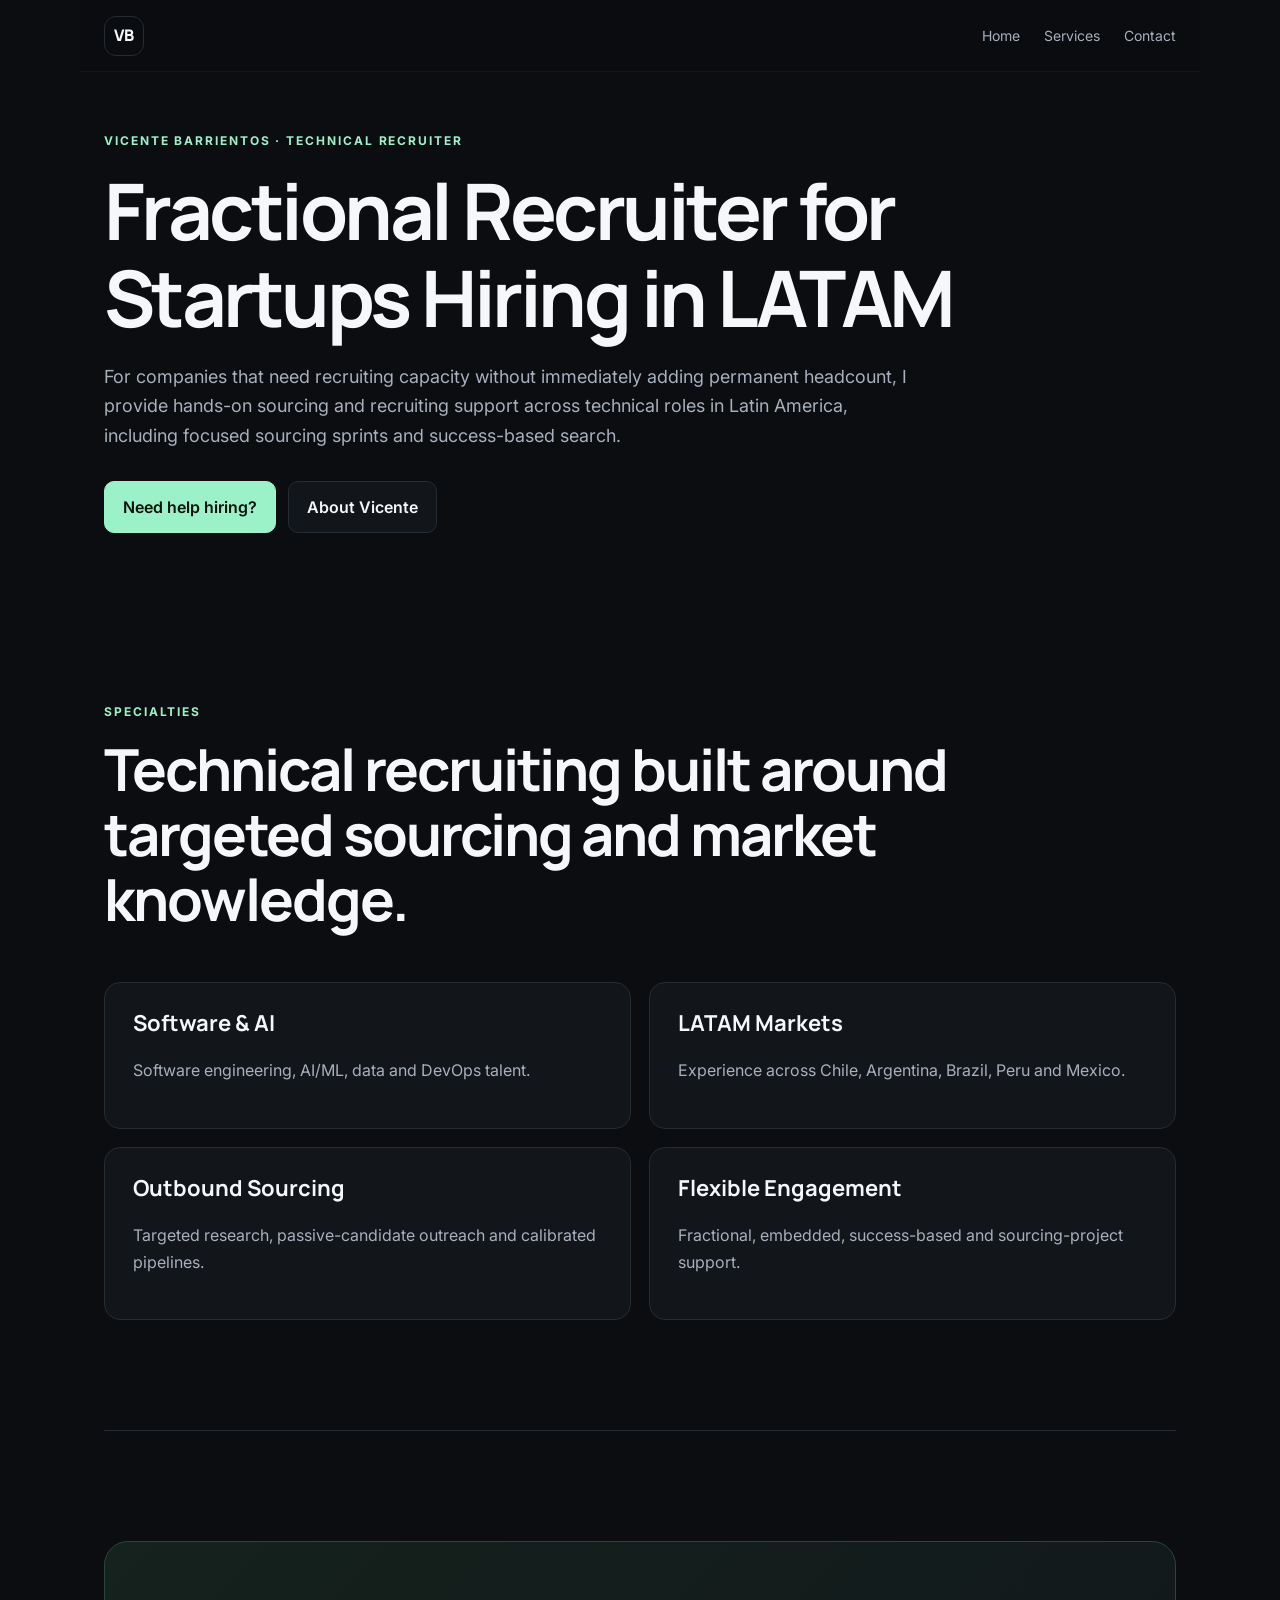
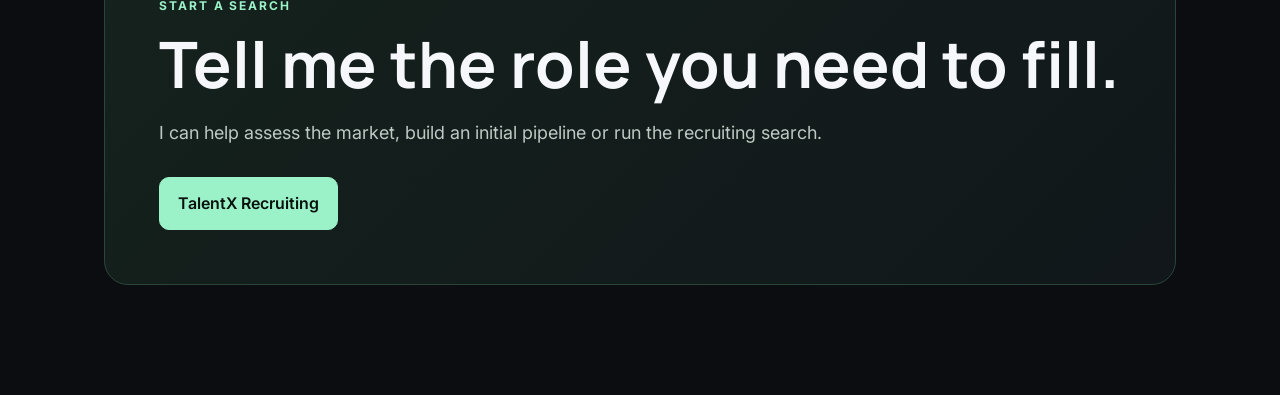
<file: fractional-recruiter/index.html>
<!doctype html>
<html lang="en">
<head>
<meta charset="utf-8"><meta name="viewport" content="width=device-width, initial-scale=1">
<title>Fractional Recruiter for Startups | Vicente Barrientos</title>
<meta name="description" content="Fractional and embedded technical recruiting for startups hiring across LATAM.">
<meta name="keywords" content="Fractional Recruiter, Embedded Recruiter, Startup Recruiter, LATAM recruiting services">
<link rel="canonical" href="https://vicentebarrientos.github.io/fractional-recruiter/">
<link rel="stylesheet" href="/styles.css">
</head>
<body>
<header class="nav"><a class="brand" href="/">VB</a><nav><a href="/">Home</a><a href="/#services">Services</a><a href="/#contact">Contact</a></nav></header>
<main>
<section class="hero" style="grid-template-columns:1fr;min-height:520px">
<div class="hero-copy"><div class="eyebrow">VICENTE BARRIENTOS · TECHNICAL RECRUITER</div>
<h1 style="font-size:clamp(44px,7vw,78px)">Fractional Recruiter for Startups Hiring in LATAM</h1>
<p class="lead" style="max-width:820px">For companies that need recruiting capacity without immediately adding permanent headcount, I provide hands-on sourcing and recruiting support across technical roles in Latin America, including focused sourcing sprints and success-based search.</p>
<div class="actions"><a class="button primary" href="https://talentxrecruiting.com">Need help hiring?</a><a class="button" href="/">About Vicente</a></div>
</div></section>
<section class="section"><div class="section-label">SPECIALTIES</div><h2>Technical recruiting built around targeted sourcing and market knowledge.</h2>
<div class="cards"><article><h3>Software & AI</h3><p>Software engineering, AI/ML, data and DevOps talent.</p></article>
<article><h3>LATAM Markets</h3><p>Experience across Chile, Argentina, Brazil, Peru and Mexico.</p></article>
<article><h3>Outbound Sourcing</h3><p>Targeted research, passive-candidate outreach and calibrated pipelines.</p></article>
<article><h3>Flexible Engagement</h3><p>Fractional, embedded, success-based and sourcing-project support.</p></article></div></section>
<section class="cta"><div class="section-label">START A SEARCH</div><h2>Tell me the role you need to fill.</h2><p>I can help assess the market, build an initial pipeline or run the recruiting search.</p><div class="actions"><a class="button primary" href="https://talentxrecruiting.com">TalentX Recruiting</a></div></section>
</main></body></html>
</file>
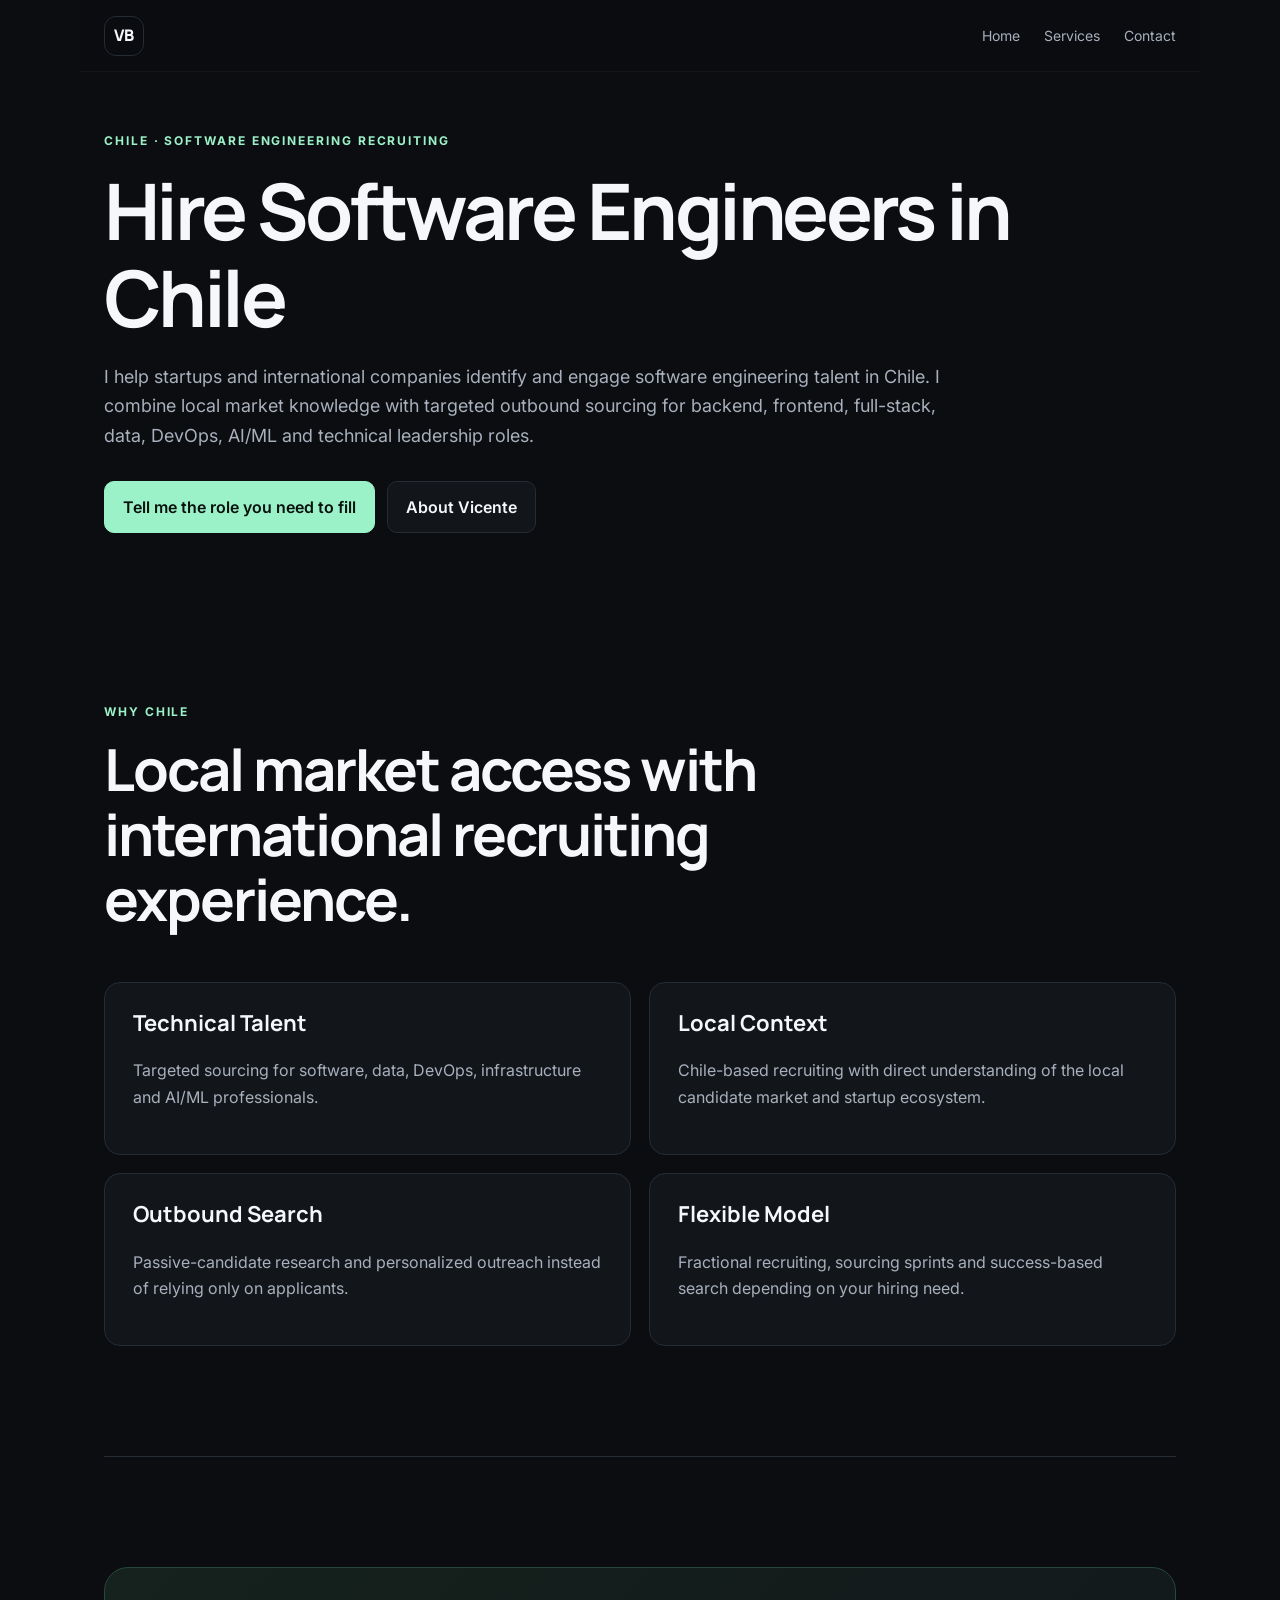
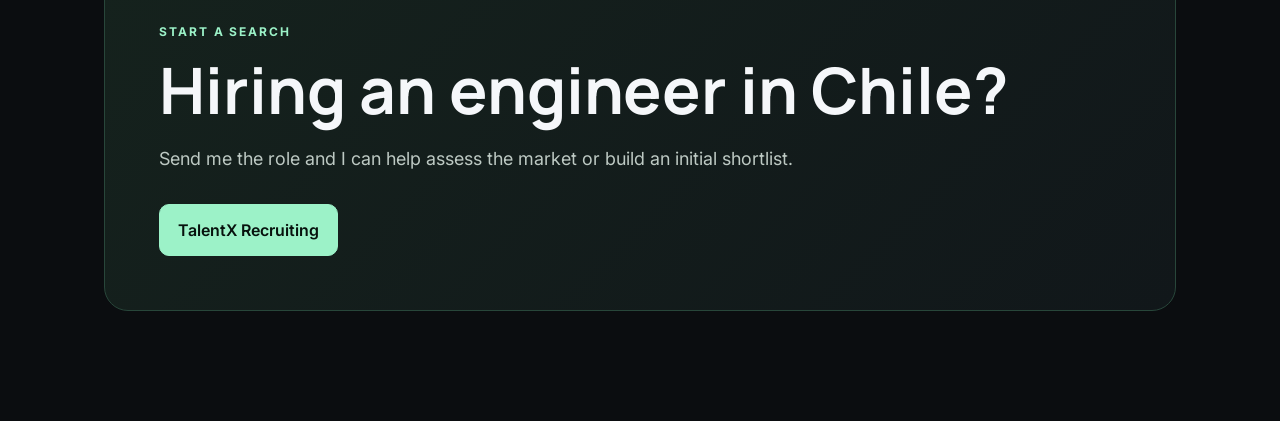
<file: hire-software-engineers-chile/index.html>
<!doctype html>
<html lang="en">
<head>
<meta charset="utf-8"><meta name="viewport" content="width=device-width, initial-scale=1">
<title>Hire Software Engineers in Chile | Vicente Barrientos</title>
<meta name="description" content="Hire software engineers in Chile with a Chile-based technical recruiter experienced in startup, AI/ML, data, DevOps and software engineering searches across LATAM.">
<meta name="keywords" content="hire software engineers Chile, software developers Chile, technical recruiter Chile, hire developers Chile, engineering recruitment Chile">
<link rel="canonical" href="https://vicentebarrientos.github.io/hire-software-engineers-chile/">
<link rel="stylesheet" href="/styles.css">
</head>
<body>
<header class="nav"><a class="brand" href="/">VB</a><nav><a href="/">Home</a><a href="/#services">Services</a><a href="/#contact">Contact</a></nav></header>
<main>
<section class="hero" style="grid-template-columns:1fr;min-height:520px"><div class="hero-copy"><div class="eyebrow">CHILE · SOFTWARE ENGINEERING RECRUITING</div><h1 style="font-size:clamp(44px,7vw,78px)">Hire Software Engineers in Chile</h1><p class="lead" style="max-width:850px">I help startups and international companies identify and engage software engineering talent in Chile. I combine local market knowledge with targeted outbound sourcing for backend, frontend, full-stack, data, DevOps, AI/ML and technical leadership roles.</p><div class="actions"><a class="button primary" href="https://talentxrecruiting.com">Tell me the role you need to fill</a><a class="button" href="/">About Vicente</a></div></div></section>
<section class="section"><div class="section-label">WHY CHILE</div><h2>Local market access with international recruiting experience.</h2><div class="cards"><article><h3>Technical Talent</h3><p>Targeted sourcing for software, data, DevOps, infrastructure and AI/ML professionals.</p></article><article><h3>Local Context</h3><p>Chile-based recruiting with direct understanding of the local candidate market and startup ecosystem.</p></article><article><h3>Outbound Search</h3><p>Passive-candidate research and personalized outreach instead of relying only on applicants.</p></article><article><h3>Flexible Model</h3><p>Fractional recruiting, sourcing sprints and success-based search depending on your hiring need.</p></article></div></section>
<section class="cta"><div class="section-label">START A SEARCH</div><h2>Hiring an engineer in Chile?</h2><p>Send me the role and I can help assess the market or build an initial shortlist.</p><div class="actions"><a class="button primary" href="https://talentxrecruiting.com">TalentX Recruiting</a></div></section>
</main></body></html>
</file>
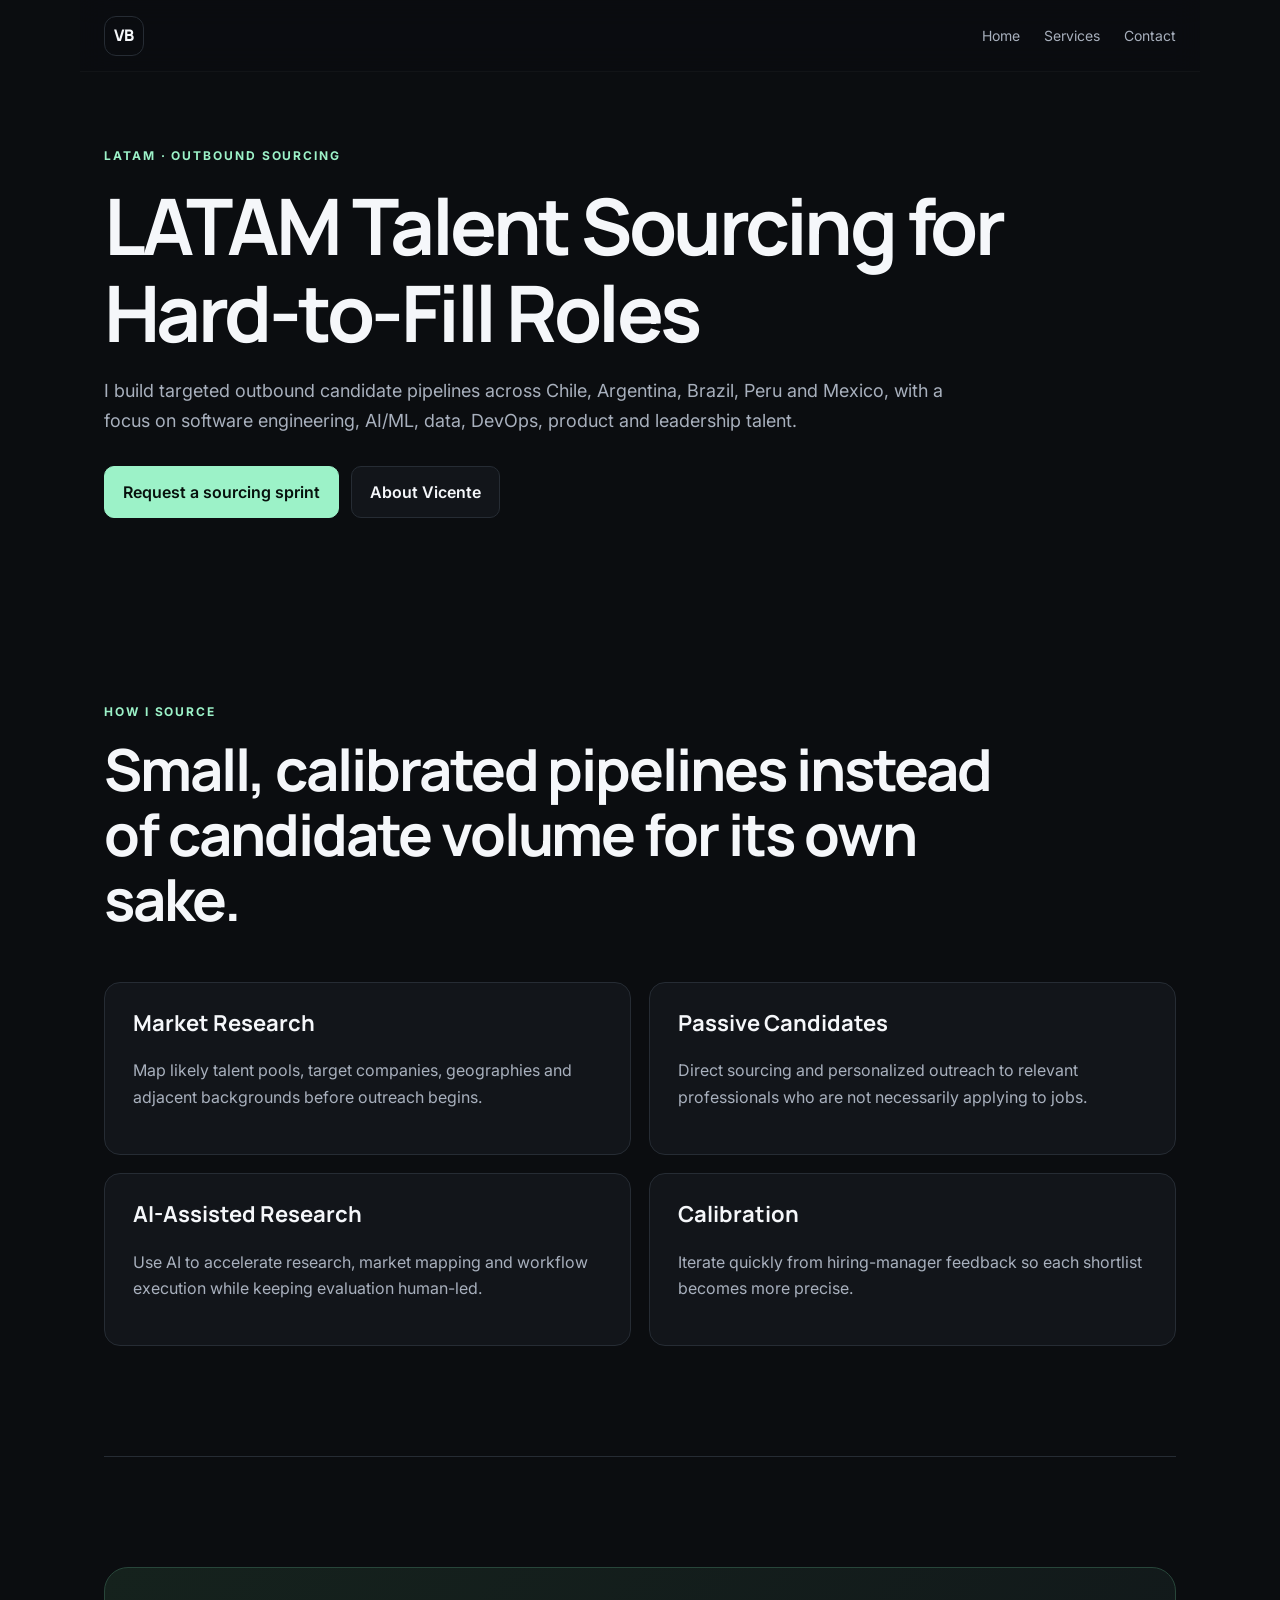
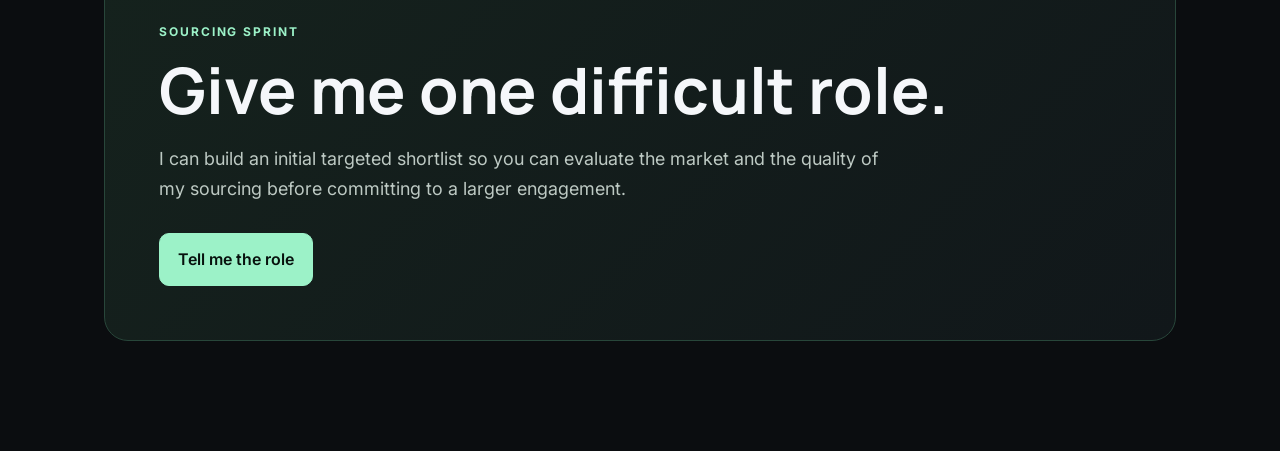
<file: latam-talent-sourcing/index.html>
<!doctype html>
<html lang="en">
<head>
<meta charset="utf-8"><meta name="viewport" content="width=device-width, initial-scale=1">
<title>LATAM Talent Sourcing | Vicente Barrientos</title>
<meta name="description" content="LATAM talent sourcing for software, AI/ML, data, DevOps, product and leadership roles across Chile, Argentina, Brazil, Peru and Mexico.">
<meta name="keywords" content="LATAM talent sourcing, Latin America sourcing, technical sourcer LATAM, recruiter Latin America, software sourcing LATAM">
<link rel="canonical" href="https://vicentebarrientos.github.io/latam-talent-sourcing/">
<link rel="stylesheet" href="/styles.css">
</head>
<body>
<header class="nav"><a class="brand" href="/">VB</a><nav><a href="/">Home</a><a href="/#services">Services</a><a href="/#contact">Contact</a></nav></header>
<main>
<section class="hero" style="grid-template-columns:1fr;min-height:520px"><div class="hero-copy"><div class="eyebrow">LATAM · OUTBOUND SOURCING</div><h1 style="font-size:clamp(44px,7vw,78px)">LATAM Talent Sourcing for Hard-to-Fill Roles</h1><p class="lead" style="max-width:850px">I build targeted outbound candidate pipelines across Chile, Argentina, Brazil, Peru and Mexico, with a focus on software engineering, AI/ML, data, DevOps, product and leadership talent.</p><div class="actions"><a class="button primary" href="https://talentxrecruiting.com">Request a sourcing sprint</a><a class="button" href="/">About Vicente</a></div></div></section>
<section class="section"><div class="section-label">HOW I SOURCE</div><h2>Small, calibrated pipelines instead of candidate volume for its own sake.</h2><div class="cards"><article><h3>Market Research</h3><p>Map likely talent pools, target companies, geographies and adjacent backgrounds before outreach begins.</p></article><article><h3>Passive Candidates</h3><p>Direct sourcing and personalized outreach to relevant professionals who are not necessarily applying to jobs.</p></article><article><h3>AI-Assisted Research</h3><p>Use AI to accelerate research, market mapping and workflow execution while keeping evaluation human-led.</p></article><article><h3>Calibration</h3><p>Iterate quickly from hiring-manager feedback so each shortlist becomes more precise.</p></article></div></section>
<section class="cta"><div class="section-label">SOURCING SPRINT</div><h2>Give me one difficult role.</h2><p>I can build an initial targeted shortlist so you can evaluate the market and the quality of my sourcing before committing to a larger engagement.</p><div class="actions"><a class="button primary" href="https://talentxrecruiting.com">Tell me the role</a></div></section>
</main></body></html>
</file>
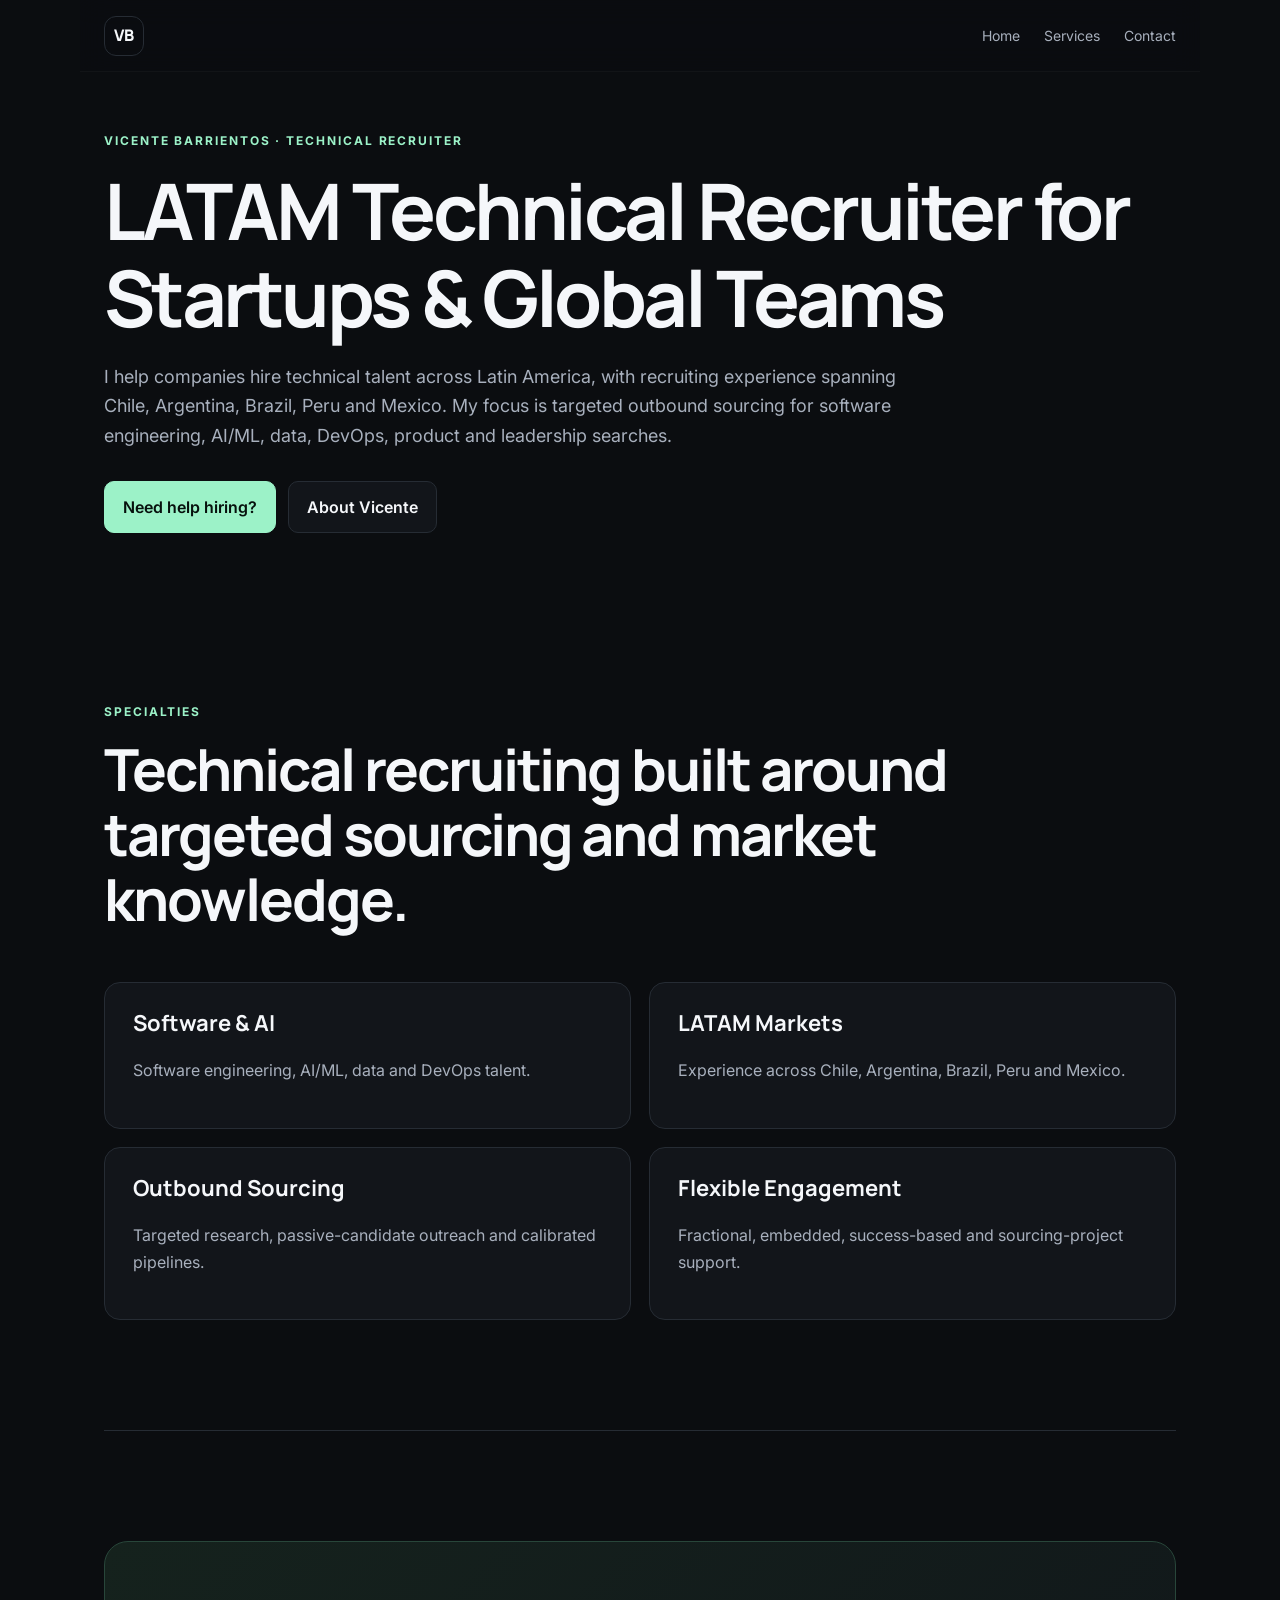
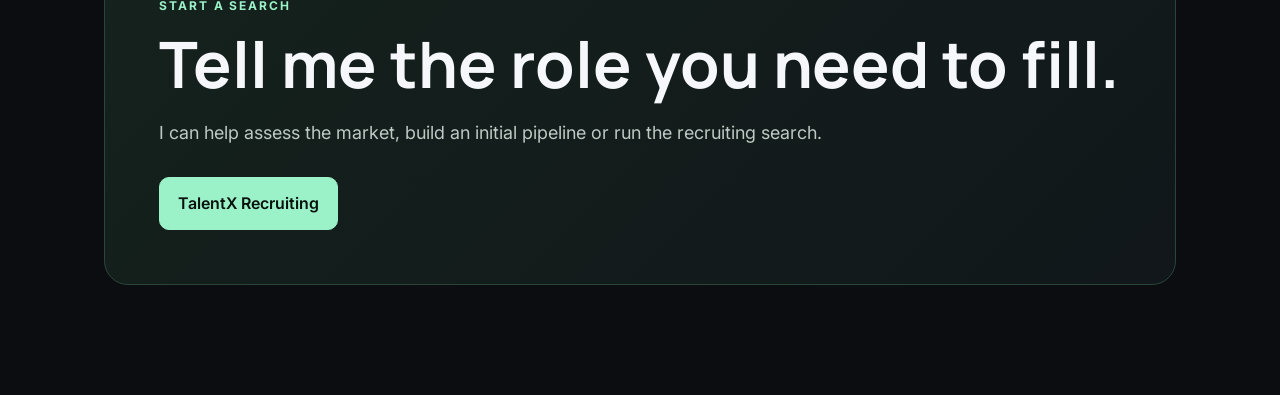
<file: latam-technical-recruiter/index.html>
<!doctype html>
<html lang="en">
<head>
<meta charset="utf-8"><meta name="viewport" content="width=device-width, initial-scale=1">
<title>LATAM Technical Recruiter | Vicente Barrientos</title>
<meta name="description" content="LATAM Technical Recruiter helping startups and global companies hire software, AI/ML, data and DevOps talent across Latin America.">
<meta name="keywords" content="LATAM Technical Recruiter, LATAM Recruiter, technical recruiter Latin America, software recruiter LATAM">
<link rel="canonical" href="https://vicentebarrientos.github.io/latam-technical-recruiter/">
<link rel="stylesheet" href="/styles.css">
</head>
<body>
<header class="nav"><a class="brand" href="/">VB</a><nav><a href="/">Home</a><a href="/#services">Services</a><a href="/#contact">Contact</a></nav></header>
<main>
<section class="hero" style="grid-template-columns:1fr;min-height:520px">
<div class="hero-copy"><div class="eyebrow">VICENTE BARRIENTOS · TECHNICAL RECRUITER</div>
<h1 style="font-size:clamp(44px,7vw,78px)">LATAM Technical Recruiter for Startups & Global Teams</h1>
<p class="lead" style="max-width:820px">I help companies hire technical talent across Latin America, with recruiting experience spanning Chile, Argentina, Brazil, Peru and Mexico. My focus is targeted outbound sourcing for software engineering, AI/ML, data, DevOps, product and leadership searches.</p>
<div class="actions"><a class="button primary" href="https://talentxrecruiting.com">Need help hiring?</a><a class="button" href="/">About Vicente</a></div>
</div></section>
<section class="section"><div class="section-label">SPECIALTIES</div><h2>Technical recruiting built around targeted sourcing and market knowledge.</h2>
<div class="cards"><article><h3>Software & AI</h3><p>Software engineering, AI/ML, data and DevOps talent.</p></article>
<article><h3>LATAM Markets</h3><p>Experience across Chile, Argentina, Brazil, Peru and Mexico.</p></article>
<article><h3>Outbound Sourcing</h3><p>Targeted research, passive-candidate outreach and calibrated pipelines.</p></article>
<article><h3>Flexible Engagement</h3><p>Fractional, embedded, success-based and sourcing-project support.</p></article></div></section>
<section class="cta"><div class="section-label">START A SEARCH</div><h2>Tell me the role you need to fill.</h2><p>I can help assess the market, build an initial pipeline or run the recruiting search.</p><div class="actions"><a class="button primary" href="https://talentxrecruiting.com">TalentX Recruiting</a></div></section>
</main></body></html>
</file>
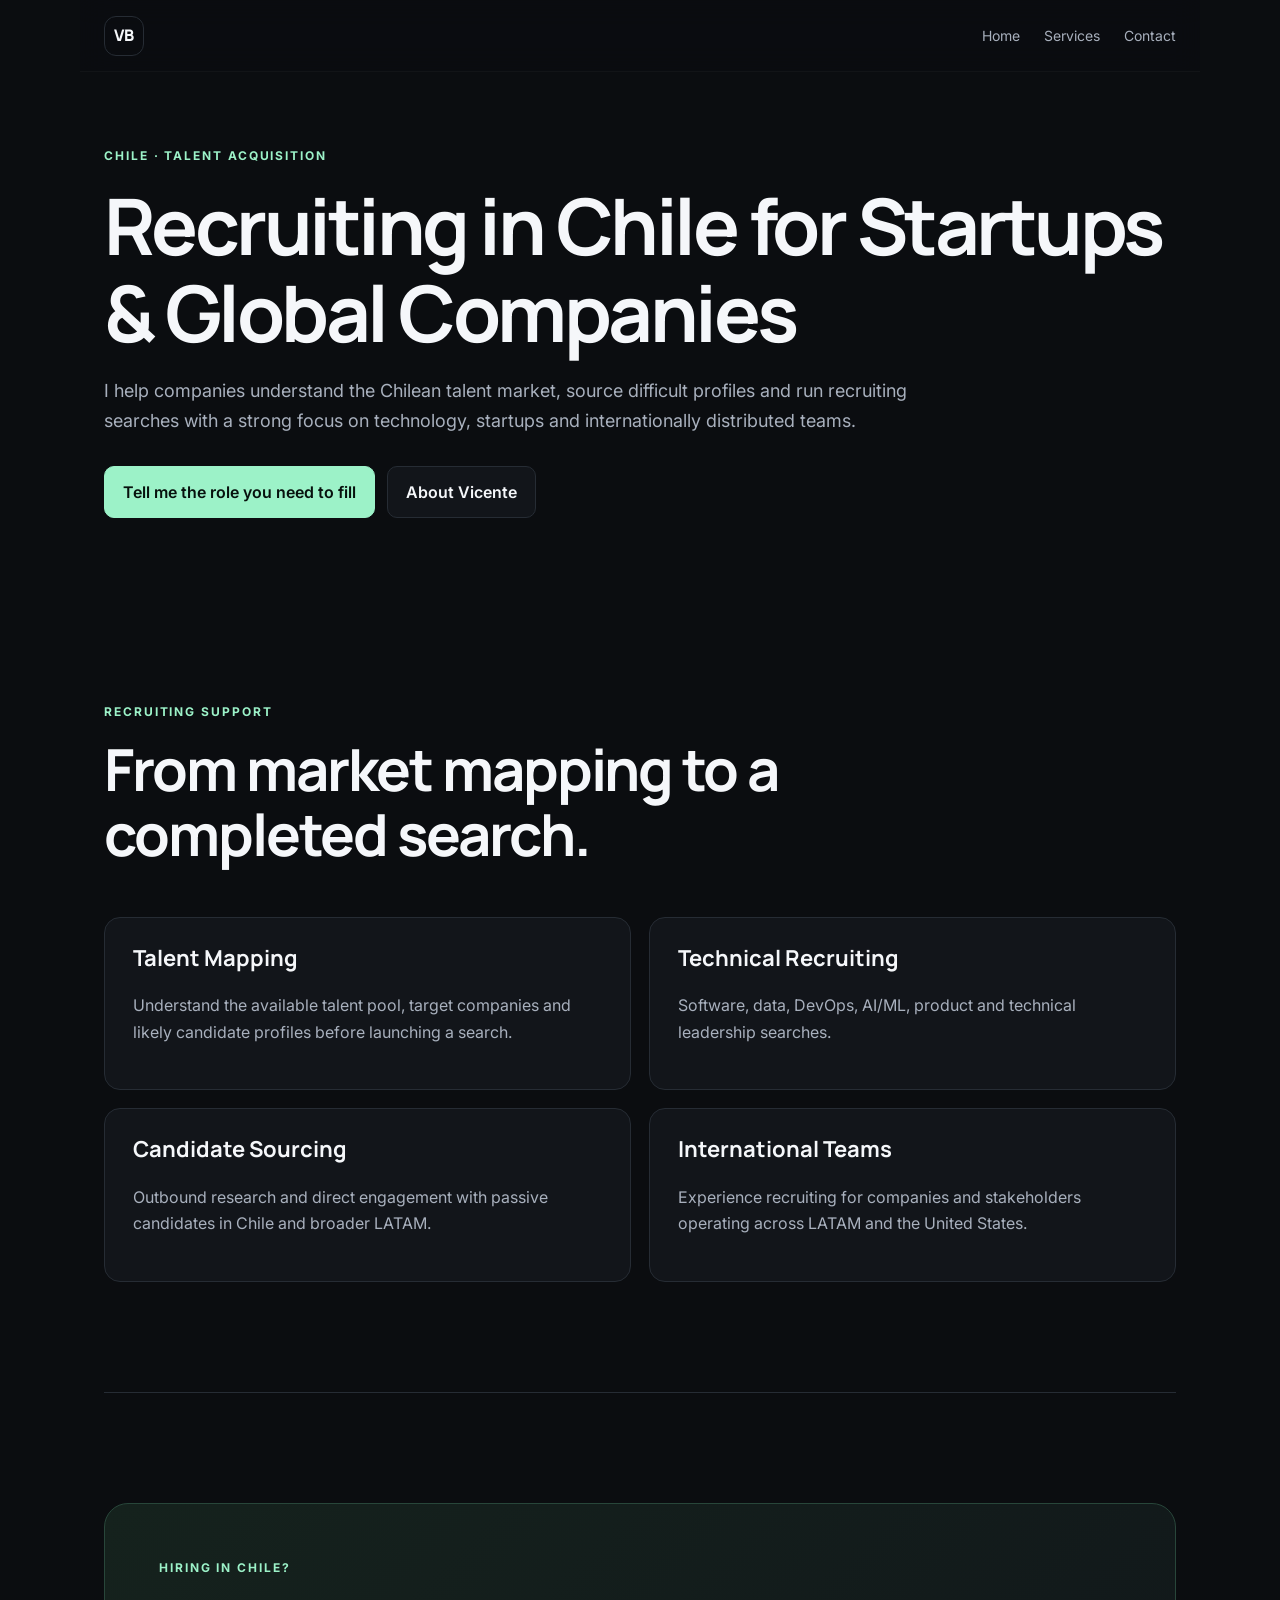
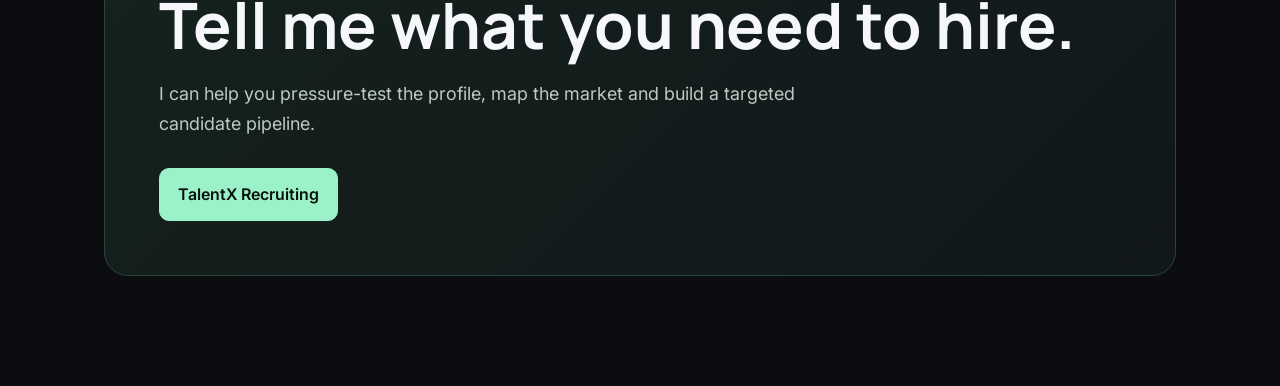
<file: recruiting-in-chile/index.html>
<!doctype html>
<html lang="en">
<head>
<meta charset="utf-8"><meta name="viewport" content="width=device-width, initial-scale=1">
<title>Recruiting in Chile | Vicente Barrientos</title>
<meta name="description" content="Recruiting in Chile for startups and global companies. Technical sourcing, talent mapping and hiring support from a Chile-based recruiter with LATAM experience.">
<meta name="keywords" content="recruiting in Chile, recruiter Chile, hiring Chile, talent acquisition Chile, recruitment agency Chile, startup recruiting Chile">
<link rel="canonical" href="https://vicentebarrientos.github.io/recruiting-in-chile/">
<link rel="stylesheet" href="/styles.css">
</head>
<body>
<header class="nav"><a class="brand" href="/">VB</a><nav><a href="/">Home</a><a href="/#services">Services</a><a href="/#contact">Contact</a></nav></header>
<main>
<section class="hero" style="grid-template-columns:1fr;min-height:520px"><div class="hero-copy"><div class="eyebrow">CHILE · TALENT ACQUISITION</div><h1 style="font-size:clamp(44px,7vw,78px)">Recruiting in Chile for Startups & Global Companies</h1><p class="lead" style="max-width:850px">I help companies understand the Chilean talent market, source difficult profiles and run recruiting searches with a strong focus on technology, startups and internationally distributed teams.</p><div class="actions"><a class="button primary" href="https://talentxrecruiting.com">Tell me the role you need to fill</a><a class="button" href="/">About Vicente</a></div></div></section>
<section class="section"><div class="section-label">RECRUITING SUPPORT</div><h2>From market mapping to a completed search.</h2><div class="cards"><article><h3>Talent Mapping</h3><p>Understand the available talent pool, target companies and likely candidate profiles before launching a search.</p></article><article><h3>Technical Recruiting</h3><p>Software, data, DevOps, AI/ML, product and technical leadership searches.</p></article><article><h3>Candidate Sourcing</h3><p>Outbound research and direct engagement with passive candidates in Chile and broader LATAM.</p></article><article><h3>International Teams</h3><p>Experience recruiting for companies and stakeholders operating across LATAM and the United States.</p></article></div></section>
<section class="cta"><div class="section-label">HIRING IN CHILE?</div><h2>Tell me what you need to hire.</h2><p>I can help you pressure-test the profile, map the market and build a targeted candidate pipeline.</p><div class="actions"><a class="button primary" href="https://talentxrecruiting.com">TalentX Recruiting</a></div></section>
</main></body></html>
</file>
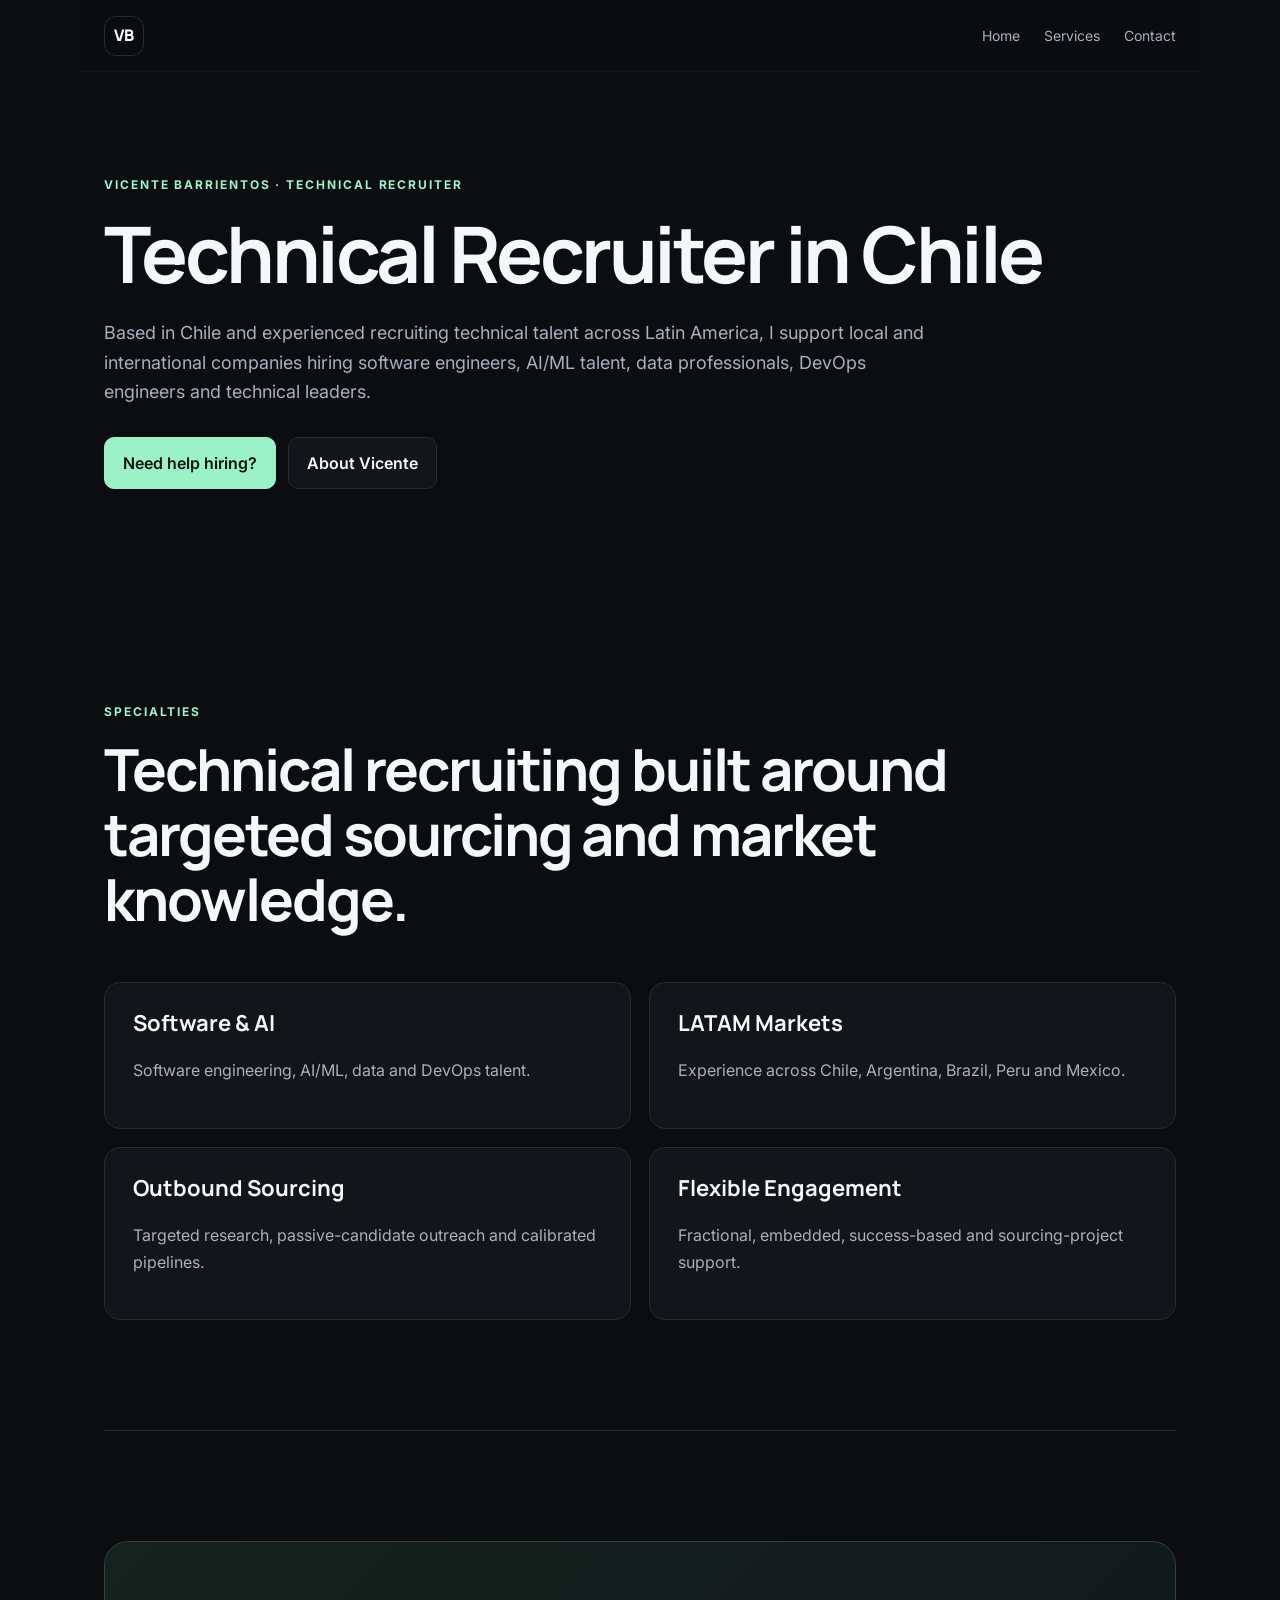
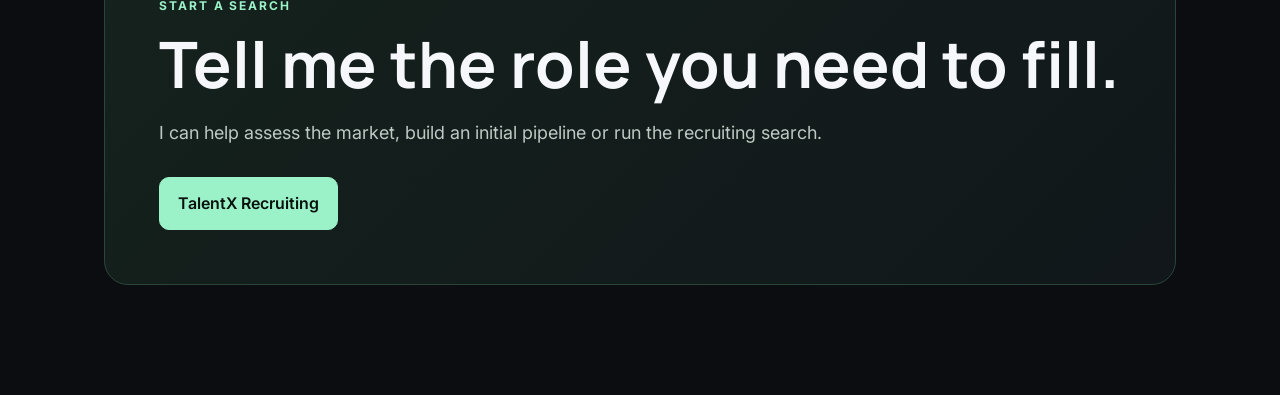
<file: technical-recruiter-chile/index.html>
<!doctype html>
<html lang="en">
<head>
<meta charset="utf-8"><meta name="viewport" content="width=device-width, initial-scale=1">
<title>Technical Recruiter Chile | Vicente Barrientos</title>
<meta name="description" content="Chile-based Technical Recruiter helping startups and global companies source software, AI/ML, data and DevOps talent.">
<meta name="keywords" content="Technical Recruiter Chile, IT Recruiter Chile, Talent Acquisition Chile, software recruiter Chile">
<link rel="canonical" href="https://vicentebarrientos.github.io/technical-recruiter-chile/">
<link rel="stylesheet" href="/styles.css">
</head>
<body>
<header class="nav"><a class="brand" href="/">VB</a><nav><a href="/">Home</a><a href="/#services">Services</a><a href="/#contact">Contact</a></nav></header>
<main>
<section class="hero" style="grid-template-columns:1fr;min-height:520px">
<div class="hero-copy"><div class="eyebrow">VICENTE BARRIENTOS · TECHNICAL RECRUITER</div>
<h1 style="font-size:clamp(44px,7vw,78px)">Technical Recruiter in Chile</h1>
<p class="lead" style="max-width:820px">Based in Chile and experienced recruiting technical talent across Latin America, I support local and international companies hiring software engineers, AI/ML talent, data professionals, DevOps engineers and technical leaders.</p>
<div class="actions"><a class="button primary" href="https://talentxrecruiting.com">Need help hiring?</a><a class="button" href="/">About Vicente</a></div>
</div></section>
<section class="section"><div class="section-label">SPECIALTIES</div><h2>Technical recruiting built around targeted sourcing and market knowledge.</h2>
<div class="cards"><article><h3>Software & AI</h3><p>Software engineering, AI/ML, data and DevOps talent.</p></article>
<article><h3>LATAM Markets</h3><p>Experience across Chile, Argentina, Brazil, Peru and Mexico.</p></article>
<article><h3>Outbound Sourcing</h3><p>Targeted research, passive-candidate outreach and calibrated pipelines.</p></article>
<article><h3>Flexible Engagement</h3><p>Fractional, embedded, success-based and sourcing-project support.</p></article></div></section>
<section class="cta"><div class="section-label">START A SEARCH</div><h2>Tell me the role you need to fill.</h2><p>I can help assess the market, build an initial pipeline or run the recruiting search.</p><div class="actions"><a class="button primary" href="https://talentxrecruiting.com">TalentX Recruiting</a></div></section>
</main></body></html>
</file>
<file: styles.css>
@import url('https://fonts.googleapis.com/css2?family=Inter:wght@400;500;600;700;800&family=Manrope:wght@600;700;800&display=swap');

:root{--bg:#0b0d10;--panel:#12151a;--soft:#171b21;--text:#f5f7fa;--muted:#a8b0bd;--line:#262c34;--accent:#9cf2c8;--accent2:#d4fff0;--max:1120px}
*{box-sizing:border-box}
html{scroll-behavior:smooth}
body{margin:0;background:var(--bg);color:var(--text);font-family:Inter,system-ui,sans-serif;line-height:1.65}
a{color:inherit}
.nav{height:72px;display:flex;align-items:center;justify-content:space-between;max-width:var(--max);margin:auto;padding:0 24px;position:sticky;top:0;background:rgba(11,13,16,.88);backdrop-filter:blur(14px);z-index:10;border-bottom:1px solid rgba(255,255,255,.03)}
.brand{text-decoration:none;font-family:Manrope;font-weight:800;border:1px solid var(--line);width:40px;height:40px;display:grid;place-items:center;border-radius:12px}
nav{display:flex;gap:24px} nav a{text-decoration:none;color:var(--muted);font-size:14px} nav a:hover{color:var(--text)}
main{max-width:var(--max);margin:auto;padding:0 24px}
.hero{min-height:680px;display:grid;grid-template-columns:1fr 280px;gap:80px;align-items:center}
.eyebrow,.section-label{font-size:12px;letter-spacing:.16em;font-weight:700;color:var(--accent)}
h1,h2,h3{font-family:Manrope,Inter,sans-serif;line-height:1.12}
h1{font-size:clamp(54px,8vw,92px);margin:16px 0 20px;letter-spacing:-.045em}
.hero h2{font-size:clamp(25px,3.5vw,43px);color:#dbe1e8;max-width:820px;margin:0 0 22px;letter-spacing:-.025em}
.lead{color:var(--muted);font-size:18px}
.avatar{width:260px;height:260px;object-fit:cover;border-radius:36px;border:1px solid var(--line);box-shadow:0 30px 80px rgba(0,0,0,.35)}
.actions{display:flex;flex-wrap:wrap;gap:12px;margin-top:30px}
.button{display:inline-flex;padding:12px 18px;border:1px solid var(--line);border-radius:10px;text-decoration:none;font-weight:600;background:var(--panel)}
.button:hover{border-color:#4b5663}.button.primary{background:var(--accent);color:#07110d;border-color:var(--accent)}
.status{margin-top:22px;color:var(--muted);font-size:14px}
.proof{display:grid;grid-template-columns:repeat(3,1fr);border-top:1px solid var(--line);border-bottom:1px solid var(--line)}
.proof div{padding:28px 24px;border-right:1px solid var(--line)}.proof div:last-child{border:0}.proof strong,.proof span{display:block}.proof strong{font-family:Manrope;font-size:22px}.proof span{color:var(--muted);font-size:14px;margin-top:4px}
.section{padding:110px 0;border-bottom:1px solid var(--line)}.section>h2,.split h2{font-size:clamp(34px,5vw,58px);letter-spacing:-.035em;max-width:900px;margin:15px 0 50px}
.timeline{display:grid;grid-template-columns:1fr 1fr;gap:18px}.timeline article,.cards article{background:var(--panel);border:1px solid var(--line);border-radius:16px;padding:28px}
.company{color:var(--accent);font-size:13px;font-weight:700}.timeline h3{font-size:23px;margin:10px 0}.timeline p,.cards p,.ai p{color:var(--muted)}
.split{display:grid;grid-template-columns:1fr 1fr;gap:60px;align-items:start}.chips{display:flex;flex-wrap:wrap;gap:12px}.chips span{padding:11px 14px;background:var(--panel);border:1px solid var(--line);border-radius:999px}
.cards{display:grid;grid-template-columns:repeat(2,1fr);gap:18px}.cards h3{font-size:22px;margin-top:0}
.ai{display:grid;grid-template-columns:1fr 1fr;gap:80px}.ai h2{font-size:44px;margin:14px 0}.ai p{font-size:19px;margin-top:32px}
.seo-links{display:flex;flex-wrap:wrap;gap:12px;margin-top:24px}.seo-links a{padding:12px 16px;border:1px solid var(--line);border-radius:10px;text-decoration:none;background:var(--panel)}.seo-links a:hover{border-color:var(--accent)}
.cta{margin:110px 0;background:linear-gradient(135deg,#15221d,#11171a);border:1px solid #28463a;border-radius:24px;padding:54px}.cta h2{font-size:clamp(38px,6vw,64px);margin:12px 0}.cta p{max-width:720px;color:#bdc9c3;font-size:18px}
footer{max-width:var(--max);margin:auto;padding:32px 24px 60px;border-top:1px solid var(--line);display:flex;justify-content:space-between;color:var(--muted);font-size:13px}
@media(max-width:780px){nav{display:none}.hero{grid-template-columns:1fr;gap:30px;padding:70px 0;min-height:auto}.avatar{grid-row:1;width:130px;height:130px;border-radius:24px}.proof,.timeline,.cards,.split,.ai{grid-template-columns:1fr}.proof div{border-right:0;border-bottom:1px solid var(--line)}.section{padding:75px 0}.ai{gap:20px}.cta{padding:34px 24px;margin:70px 0}footer{flex-direction:column;gap:8px}}
</file>
